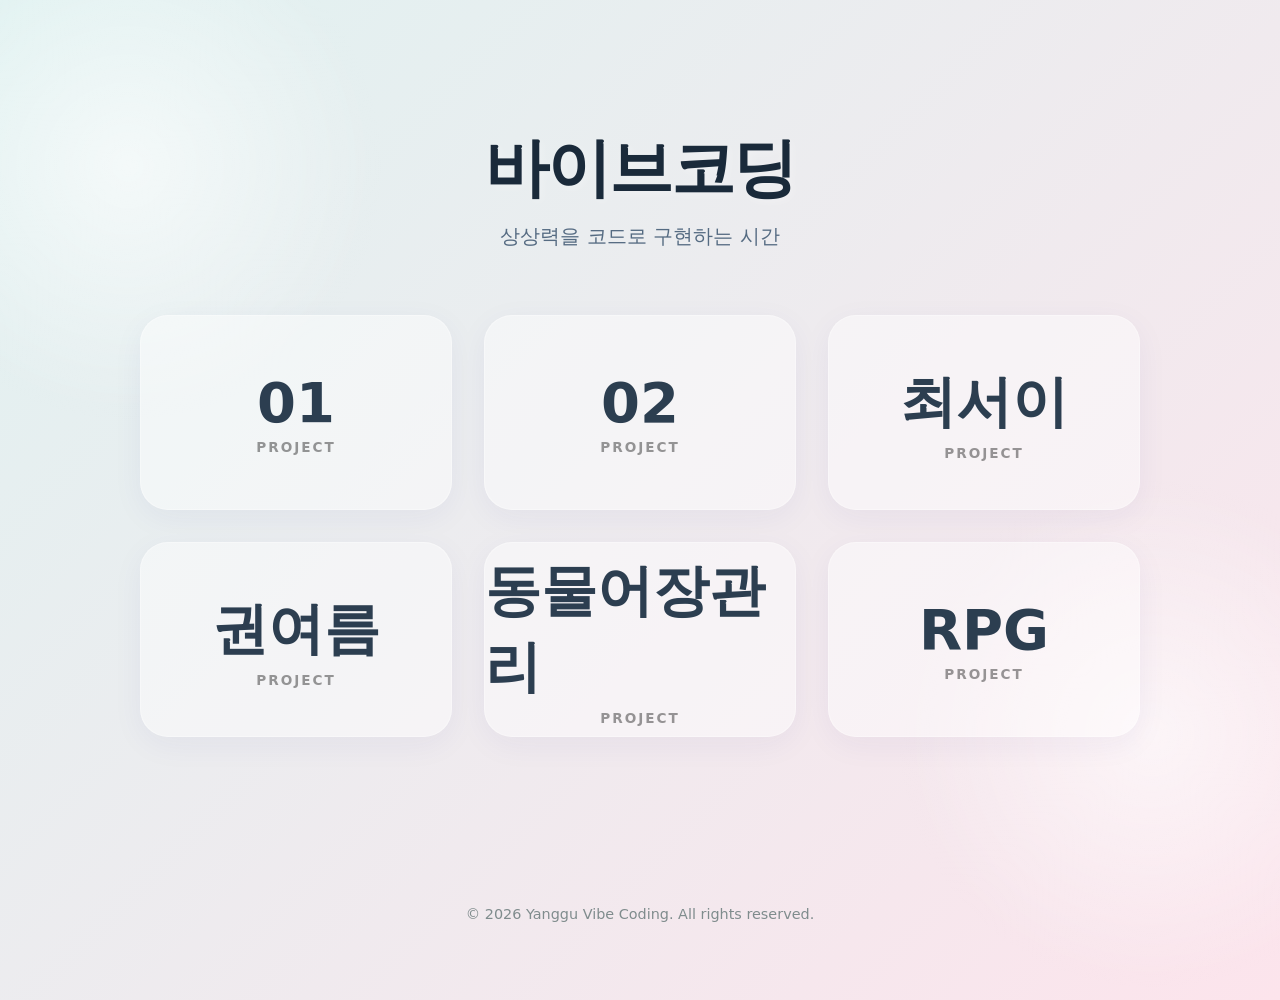
<file: student_website/index.html>
<!DOCTYPE html>
<html lang="ko">
<head>
    <meta charset="UTF-8">
    <meta name="viewport" content="width=device-width, initial-scale=1.0">
    <title>양구 바이브코딩 - 작품 전시장</title>
    <style>
        :root {
            --bg-color: #f0f4f8;
            --primary-gradient: linear-gradient(135deg, #e0f2f1 0%, #fce4ec 100%);
            --card-bg: rgba(255, 255, 255, 0.45);
            --card-hover-bg: rgba(255, 255, 255, 0.65);
            --text-color: #2c3e50;
            --accent-color: #ec407a;
        }

        * {
            box-sizing: border-box;
            -webkit-tap-highlight-color: transparent;
        }

        body {
            font-family: 'Pretendard', -apple-system, BlinkMacSystemFont, system-ui, Roboto, sans-serif;
            margin: 0;
            padding: 0;
            min-height: 100vh;
            background: var(--primary-gradient);
            color: var(--text-color);
            display: flex;
            flex-direction: column;
            align-items: center;
            overflow-x: hidden;
            position: relative;
        }

        /* 배경 애니메이션 (Blobs) - 모바일 성능을 위해 크기 및 경로 최적화 */
        .background-blob {
            position: fixed;
            width: 40vw; /* 화면 너비에 비례하게 조절 */
            height: 40vw;
            min-width: 300px;
            min-height: 300px;
            background: radial-gradient(circle, rgba(255, 255, 255, 0.6) 0%, rgba(255, 255, 255, 0) 70%);
            border-radius: 50%;
            z-index: 0;
            pointer-events: none;
        }
        .blob1 { 
            top: -10%; 
            left: -10%; 
            animation: move1 25s infinite alternate ease-in-out; 
        }
        .blob2 { 
            bottom: -10%; 
            right: -10%; 
            animation: move2 30s infinite alternate ease-in-out; 
        }

        @keyframes move1 {
            0% { transform: translate(0, 0); }
            100% { transform: translate(20vw, 15vh); }
        }
        @keyframes move2 {
            0% { transform: translate(0, 0); }
            100% { transform: translate(-20vw, -15vh); }
        }

        /* 페이지 로드 애니메이션 */
        @keyframes fadeIn {
            from { opacity: 0; transform: translateY(20px); }
            to { opacity: 1; transform: translateY(0); }
        }

        header, .container, footer {
            animation: fadeIn 1s ease-out forwards;
            z-index: 1;
        }

        header {
            text-align: center;
            margin: 10vh 0 5vh;
            padding: 0 20px;
        }

        h1 {
            font-size: clamp(2.5rem, 8vw, 4rem); /* 반응형 폰트 크기 */
            margin-bottom: 0.5rem;
            color: #1a2a3a;
            font-weight: 900;
            letter-spacing: -0.03em;
            text-shadow: 2px 2px 10px rgba(255, 255, 255, 0.3);
            line-height: 1.1;
        }

        header p {
            font-size: clamp(1rem, 3vw, 1.25rem);
            color: #556b82;
            font-weight: 500;
        }

        .container {
            max-width: 1000px;
            width: 90%;
            display: grid;
            /* 반응형 그리드: 최소 250px, 가능한 한 많이 채움 */
            grid-template-columns: repeat(auto-fit, minmax(260px, 1fr));
            gap: 2rem;
            margin-bottom: 10vh;
        }

        /* 글래스모피즘 카드 */
        .button-card {
            background: var(--card-bg);
            backdrop-filter: blur(12px);
            -webkit-backdrop-filter: blur(12px);
            border: 1px solid rgba(255, 255, 255, 0.3);
            border-radius: 28px;
            aspect-ratio: 16 / 10; /* 일정한 비율 유지 */
            min-height: 160px;
            display: flex;
            flex-direction: column;
            align-items: center;
            justify-content: center;
            cursor: pointer;
            text-decoration: none;
            transition: all 0.4s cubic-bezier(0.175, 0.885, 0.32, 1.275);
            box-shadow: 0 8px 32px 0 rgba(31, 38, 135, 0.05);
        }

        /* 호버 애니메이션 (터치 디바이스 고려) */
        @media (hover: hover) {
            .button-card:hover {
                transform: translateY(-10px) scale(1.03);
                background: var(--card-hover-bg);
                box-shadow: 0 20px 40px rgba(236, 64, 122, 0.15);
                border: 1px solid rgba(255, 255, 255, 0.6);
            }
            .button-card:hover .card-num {
                color: var(--accent-color);
                text-shadow: 0 0 15px rgba(236, 64, 122, 0.3);
            }
        }

        /* 터치 시 피드백 */
        .button-card:active {
            transform: scale(0.98);
            background: rgba(255, 255, 255, 0.7);
        }

        .card-num {
            font-size: clamp(2.5rem, 6vw, 3.5rem);
            font-weight: 800;
            color: var(--text-color);
            margin-bottom: 4px;
            transition: color 0.3s ease;
        }

        .card-label {
            font-size: 0.85rem;
            font-weight: 600;
            color: rgba(0, 0, 0, 0.4);
            text-transform: uppercase;
            letter-spacing: 2px;
        }

        footer {
            margin-top: auto;
            padding: 4rem 2rem;
            color: #7f8c8d;
            font-size: 0.9rem;
            font-weight: 500;
            text-align: center;
        }

        /* 모바일 최적화 미세 조정 */
        @media (max-width: 600px) {
            .container {
                grid-template-columns: 1fr; /* 모바일은 1열로 */
                gap: 1.25rem;
            }
            header {
                margin-top: 7vh;
            }
            .button-card {
                border-radius: 20px;
            }
        }
    </style>
</head>
<body>

    <div class="background-blob blob1"></div>
    <div class="background-blob blob2"></div>

    <header>
        <h1>바이브코딩</h1>
        <p>상상력을 코드로 구현하는 시간</p>
    </header>

    <main class="container">
        <div class="button-card" onclick="goTo(1)">
            <span class="card-num">01</span>
            <span class="card-label">Project</span>
        </div>
        <div class="button-card" onclick="goTo(2)">
            <span class="card-num">02</span>
            <span class="card-label">Project</span>
        </div>
        <div class="button-card" onclick="goTo(3)">
            <span class="card-num">최서이</span>
            <span class="card-label">Project</span>
        </div>
        <div class="button-card" onclick="goTo(4)">
            <span class="card-num">권여름</span>
            <span class="card-label">Project</span>
        </div>
        <div class="button-card" onclick="goTo(5)">
            <span class="card-num">동물어장관리</span>
            <span class="card-label">Project</span>
        </div>
        <div class="button-card" onclick="goTo(6)">
            <span class="card-num">RPG</span>
            <span class="card-label">Project</span>
        </div>
    </main>

    <footer>
        <p>&copy; 2026 Yanggu Vibe Coding. All rights reserved.</p>
    </footer>

    <script>
        function goTo(num) {
            window.location.href = './' + num + '/index.html';
        }
    </script>

</body>
</html>
</file>
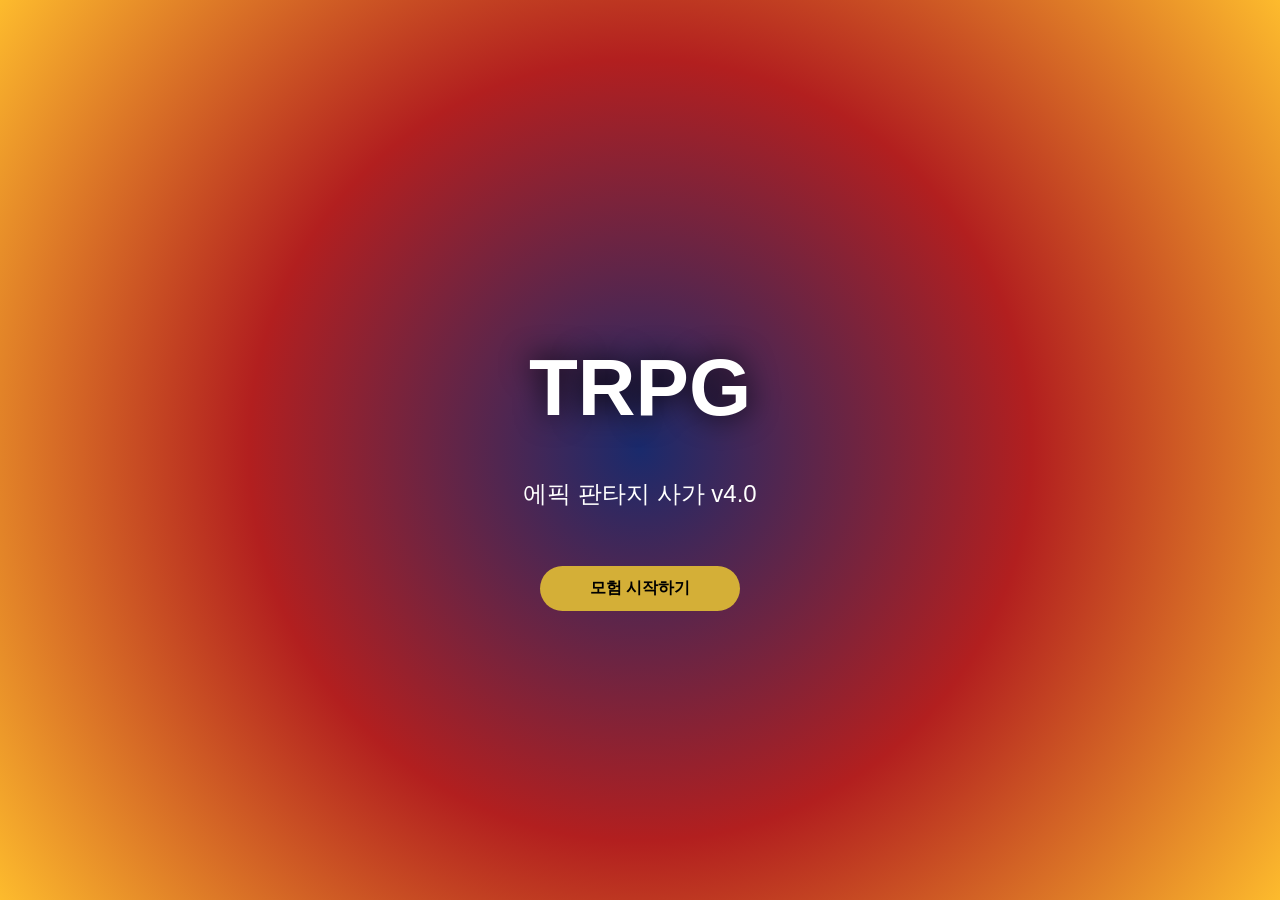
<file: student_website/1/index.html>
<!DOCTYPE html>
<html lang="ko">
<head>
    <meta charset="UTF-8">
    <meta name="viewport" content="width=device-width, initial-scale=1.0">
    <title>TRPG - 에픽 판타지 사가 (Ver 4.0)</title>
    <style>
        :root {
            --gold: #d4af37;
            --silver: #c0c0c0;
            --bg-dark: #0a0a0f;
            --panel-bg: #16161d;
            --success: #00ff88;
            --fail: #ff4444;
            --perfect: #00ffff;
            --accent: #a349a4;
            --combat: #ff8800;
            --narrator: #88ccff;
        }

        body {
            margin: 0; padding: 0;
            background-color: var(--bg-dark);
            color: #f0f0f5;
            font-family: 'Malgun Gothic', sans-serif;
            overflow: hidden;
            height: 100vh;
            display: flex;
            flex-direction: column;
        }

        .screen {
            position: fixed;
            top: 0; left: 0; width: 100%; height: 100%;
            display: flex;
            flex-direction: column;
            align-items: center;
            justify-content: center;
            z-index: 10;
            transition: opacity 0.5s;
        }

        .hidden { display: none !important; }

        #start-screen { background: radial-gradient(circle, #1a2a6c, #b21f1f, #fdbb2d); }
        h1 { font-size: 5rem; color: white; text-shadow: 0 0 30px black; margin-bottom: 20px; }
        
        #world-screen { background: #111; }
        .world-options { display: flex; gap: 20px; margin-top: 40px; flex-wrap: wrap; justify-content: center; }
        .world-card {
            width: 280px; padding: 20px;
            background: var(--panel-bg);
            border: 2px solid var(--silver);
            border-radius: 15px;
            text-align: center;
            cursor: pointer;
            transition: 0.3s;
        }
        .world-card:hover { transform: scale(1.05); border-color: var(--gold); box-shadow: 0 0 20px var(--gold); }
        .world-card h3 { color: var(--gold); margin-bottom: 10px; }

        #main-ui {
            display: flex;
            flex-direction: column;
            height: 100vh;
            padding: 1rem;
            box-sizing: border-box;
            background: linear-gradient(to bottom, #0a0a0f, #1a1a2e);
        }

        header { display: flex; justify-content: space-between; gap: 1rem; margin-bottom: 1rem; }
        .panel {
            background: var(--panel-bg);
            border: 1px solid #333;
            padding: 1rem;
            border-radius: 10px;
            box-shadow: 0 5px 15px rgba(0,0,0,0.5);
        }

        #char-info { flex: 2; border-top: 3px solid var(--gold); }
        .stats-grid { display: grid; grid-template-columns: repeat(5, 1fr); gap: 5px; margin-top: 5px; }
        .stat-box { text-align: center; font-size: 0.8rem; }
        .stat-val { font-size: 1.2rem; font-weight: bold; color: var(--gold); }

        #dice-panel { flex: 0.8; display: flex; flex-direction: column; align-items: center; justify-content: center; }
        #dice-visual {
            width: 60px; height: 60px; border: 3px solid var(--gold);
            display: flex; align-items: center; justify-content: center;
            font-size: 2rem; color: var(--gold); background: black;
            border-radius: 10px;
        }

        #inventory-panel { flex: 1.2; }
        #inventory-list { display: grid; grid-template-columns: repeat(4, 1fr); gap: 5px; }
        .item-slot { width: 100%; aspect-ratio: 1/1; background: #000; border: 1px solid #333; position: relative; }
        .item-icon { position: absolute; inset: 0; display: flex; align-items: center; justify-content: center; font-size: 1.2rem; }

        #game-body { flex: 1; display: flex; flex-direction: column; gap: 1rem; overflow: hidden; }
        #event-log {
            flex: 1; background: rgba(0,0,0,0.7); border: 1px solid #222;
            padding: 1.5rem; border-radius: 10px; overflow-y: auto;
            font-size: 1.1rem; line-height: 1.6;
            display: flex; flex-direction: column-reverse;
        }
        .log-entry { margin-bottom: 0.8rem; border-left: 3px solid transparent; padding-left: 10px; animation: fadeIn 0.5s; }
        @keyframes fadeIn { from { opacity: 0; transform: translateX(-10px); } to { opacity: 1; transform: translateX(0); } }
        
        .narrator { color: var(--narrator); font-style: italic; border-left-color: var(--narrator); }
        .user-msg { color: #fff; background: rgba(255,255,255,0.1); padding: 5px 10px; border-radius: 5px; align-self: flex-end; }
        .system { color: #aaa; font-size: 0.9rem; }
        .combat-log { color: var(--combat); border-left-color: var(--combat); }
        .item-get { color: var(--gold); font-weight: bold; }
        .tier-perfect { color: var(--perfect); font-weight: bold; }
        .tier-good { color: var(--success); font-weight: bold; }
        .tier-normal { color: var(--silver); }
        .tier-bad { color: var(--fail); font-weight: bold; }

        #choice-panel {
            display: flex; flex-direction: column; gap: 10px; padding: 10px;
            background: rgba(0,0,0,0.5); border-radius: 10px;
        }
        .choice-btn {
            padding: 15px; background: #222; border: 1px solid #444; color: white;
            border-radius: 8px; cursor: pointer; text-align: left; transition: 0.2s;
            font-size: 1rem; display: flex; justify-content: space-between;
        }
        .choice-btn:hover { background: #333; border-color: var(--gold); }
        .choice-btn .stat-tag { font-size: 0.8rem; color: var(--gold); opacity: 0.8; }

        #chat-area { display: flex; gap: 10px; padding: 10px; }
        #chat-input {
            flex: 1; background: #000; border: 1px solid #444; color: white;
            padding: 12px; border-radius: 8px; outline: none;
        }

        #action-bar { display: flex; gap: 10px; justify-content: center; padding: 10px; }
        .btn {
            padding: 12px 30px; font-size: 1rem; border-radius: 30px; border: none;
            cursor: pointer; transition: 0.3s; font-weight: bold;
        }
        .btn-main { background: var(--gold); color: black; min-width: 200px; }
        .btn-main:disabled { background: #444; color: #888; cursor: not-allowed; }

        #skill-panel { margin-top: 5px; }
        .skill-list { display: flex; gap: 5px; justify-content: center; }
        .skill-btn {
            background: var(--accent); color: white; border: none; padding: 5px 10px;
            border-radius: 5px; cursor: pointer; font-size: 0.75rem;
        }
        .skill-btn:disabled { background: #333; }

        #guide { position: fixed; bottom: 5px; right: 10px; font-size: 11px; color: #555; }

        @media (max-width: 768px) {
            h1 { font-size: 3rem; }
            header { flex-direction: column; height: auto; }
            .stats-grid { grid-template-columns: repeat(3, 1fr); }
            .btn-main { width: 100%; }
        }
    </style>
</head>
<body>

<div id="start-screen" class="screen">
    <h1>TRPG</h1>
    <p style="font-size:1.5rem; color:white;">에픽 판타지 사가 v4.0</p>
    <button id="start-btn" class="btn btn-main" style="margin-top:2rem;">모험 시작하기</button>
</div>

<div id="world-screen" class="screen hidden">
    <h2 style="font-size:2.5rem; color:var(--gold);">세계를 선택하십시오</h2>
    <div class="world-options">
        <div class="world-card" onclick="selectWorld('fantasy')">
            <h3>판타지: 용사 탄생</h3>
            <p>마왕을 처단하고 대륙에 평화를 가져오십시오.</p>
        </div>
        <div class="world-card" onclick="selectWorld('hell')">
            <h3>지옥: 부활의 길</h3>
            <p>칠대죄 마신들의 힘을 빼앗아 이승으로 탈출하십시오.</p>
        </div>
        <div class="world-card" onclick="selectWorld('heaven')">
            <h3>천국: 실낙원</h3>
            <p>타락한 천사들을 처단하고 정의를 바로잡으십시오.</p>
        </div>
    </div>
</div>

<div id="main-ui" class="hidden">
    <header>
        <div id="char-info" class="panel">
            <h2 id="race-display" style="margin:0; font-size: 1.1rem;">종족 결정 중...</h2>
            <div id="skill-panel">
                <div class="skill-list" id="skill-list"></div>
            </div>
            <div class="stats-grid">
                <div class="stat-box">힘<br><span id="stat-str" class="stat-val">-</span></div>
                <div class="stat-box">체력<br><span id="stat-hp" class="stat-val">-</span></div>
                <div class="stat-box">방어<br><span id="stat-def" class="stat-val">-</span></div>
                <div class="stat-box">민첩<br><span id="stat-agi" class="stat-val">-</span></div>
                <div class="stat-box">지력<br><span id="stat-int" class="stat-val">-</span></div>
            </div>
        </div>

        <div id="dice-panel" class="panel">
            <div id="dice-visual">?</div>
            <div style="font-size:0.7rem; color:var(--gold); margin-top:5px;">D20</div>
        </div>

        <div id="inventory-panel" class="panel">
            <h4 style="margin:0 0 5px 0; font-size: 0.8rem; color: var(--gold);">인벤토리</h4>
            <div id="inventory-list">
                <div class="item-slot" id="slot-0"><div class="item-icon"></div></div>
                <div class="item-slot" id="slot-1"><div class="item-icon"></div></div>
                <div class="item-slot" id="slot-2"><div class="item-icon"></div></div>
                <div class="item-slot" id="slot-3"><div class="item-icon"></div></div>
            </div>
        </div>
    </header>

    <div id="game-body">
        <div id="event-log"></div>
        
        <div id="choice-panel" class="hidden">
            <!-- 선택지 버튼이 여기에 생성됨 -->
        </div>

        <div id="chat-area">
            <input type="text" id="chat-input" placeholder="서술자에게 질문하십시오..." autocomplete="off">
        </div>

        <div id="action-bar">
            <button id="action-btn" class="btn btn-main" disabled>진행하기 (SPACE)</button>
        </div>
    </div>
</div>

<div id="guide">ENTER: 리셋 | SPACE: 주사위/진행 | 클릭: 선택/스킬</div>

<script>
    // --- 데이터 정의 ---
    const races = ["엘프", "반신", "벌레인간", "천사", "뱀파이어", "악마", "수인", "드래곤본", "드워프", "언데드"];
    const skills = {
        "엘프": [{ name: "정령의 화살", stat: "agi", bonus: 6, damage: 15, type: "공격" }],
        "반신": [{ name: "신의 권능", stat: "all", bonus: 4, damage: 10, type: "버프" }],
        "벌레인간": [{ name: "껍질 강화", stat: "def", bonus: 8, damage: 5, type: "방어" }],
        "천사": [{ name: "광휘", stat: "hp", bonus: 7, damage: 12, type: "정화" }],
        "뱀파이어": [{ name: "영생의 피", stat: "all", bonus: 5, damage: 8, type: "회복" }],
        "악마": [{ name: "지옥불", stat: "str", bonus: 8, damage: 20, type: "파괴" }],
        "수인": [{ name: "야수 본능", stat: "agi", bonus: 10, damage: 5, type: "기습" }],
        "드래곤본": [{ name: "화염 브레스", stat: "str", bonus: 6, damage: 25, type: "폭발" }],
        "드워프": [{ name: "바위의 심장", stat: "hp", bonus: 12, damage: 5, type: "탱킹" }],
        "언데드": [{ name: "어둠의 지배", stat: "all", bonus: 6, damage: 7, type: "저주" }]
    };

    const worlds = {
        fantasy: {
            name: "판타지: 용사 탄생",
            stages: [
                {
                    text: "성검의 숲 입구에 도착했습니다. 성검을 찾기 위한 첫 걸음을 내딛어야 합니다.",
                    choices: [
                        { text: "숲의 기운을 직접 느껴 탐색한다.", stat: "int", item: "성검 엑스칼리버" },
                        { text: "거친 덤불을 힘으로 헤치며 나아간다.", stat: "str", item: "강철 장화" }
                    ]
                },
                {
                    text: "마왕군의 정찰대가 당신을 발견했습니다! 빠르게 대처해야 합니다.",
                    choices: [
                        { text: "민첩하게 정찰대의 뒤를 잡아 기습한다.", stat: "agi", item: "비밀 지도" },
                        { text: "정면에서 적의 공격을 방어하며 압박한다.", stat: "def", item: "나이트의 방패" }
                    ]
                },
                {
                    text: "마왕 성의 미로에 진입했습니다. 함정이 가득한 곳입니다.",
                    choices: [
                        { text: "함정의 메커니즘을 분석하여 해제한다.", stat: "int", item: "마력핵" },
                        { text: "함정을 몸으로 버티며 돌파한다.", stat: "hp", item: "강인한 목걸이" }
                    ]
                },
                {
                    text: "마침내 마왕의 옥좌 앞입니다. 최후의 결전이 기다립니다.",
                    choices: [
                        { text: "모든 힘을 집중하여 강력한 일격을 날린다.", stat: "str" },
                        { text: "적의 빈틈을 노려 치명적인 곳을 찌른다.", stat: "agi" }
                    ]
                }
            ],
            endings: {
                A: { title: "전설의 용사", text: "당신은 마왕을 완벽히 압도했습니다. 대륙에 영원한 평화가 찾아왔습니다." },
                B: { title: "타락한 구원자 (BAD)", text: "마왕을 처단했으나 그의 저주가 당신을 잠식했습니다. 당신은 새로운 마왕이 되었습니다." }
            }
        },
        hell: {
            name: "지옥: 부활의 길",
            stages: [
                {
                    text: "'오만의 마신'이 당신의 길을 막고 비웃습니다.",
                    choices: [
                        { text: "마신의 논리적 허점을 파고들어 무력화한다.", stat: "int", item: "오만의 눈" },
                        { text: "강력한 위압감으로 마신을 찍어누른다.", stat: "str", item: "마신의 송곳니" }
                    ]
                },
                {
                    text: "끓어오르는 용암 지대가 나타났습니다.",
                    choices: [
                        { text: "지형을 이용하여 안전한 길을 찾아간다.", stat: "agi", item: "용암 보석" },
                        { text: "뜨거운 열기를 인내하며 정면 돌파한다.", stat: "hp", item: "나태의 수의" }
                    ]
                },
                {
                    text: "'질투의 마신'이 그림자 속에서 당신을 유혹합니다.",
                    choices: [
                        { text: "강한 정신력으로 유혹을 방어한다.", stat: "def", item: "진실의 거울" },
                        { text: "그림자 자체를 지혜로 꿰뚫어본다.", stat: "int", item: "질투의 날개" }
                    ]
                },
                {
                    text: "이승으로 통하는 '심판의 문' 앞에 도달했습니다.",
                    choices: [
                        { text: "지금까지 모은 힘으로 문을 부순다.", stat: "str" },
                        { text: "문의 수호자와 최후의 지혜 대결을 펼친다.", stat: "int" }
                    ]
                }
            ],
            endings: {
                A: { title: "이승의 귀환자", text: "당신은 죽음의 굴레를 끊고 살아있는 자들의 땅으로 돌아갔습니다." },
                B: { title: "영원한 수인 (BAD)", text: "탈출에 실패했습니다. 당신은 마신들에게 영원히 고문당하는 운명에 처했습니다." }
            }
        },
        heaven: {
            name: "천국: 실낙원",
            stages: [
                {
                    text: "타락한 감찰관이 당신의 앞길을 가로막습니다.",
                    choices: [
                        { text: "감찰관의 비리를 폭로하여 권위를 추락시킨다.", stat: "int", item: "감찰관의 안경" },
                        { text: "민첩한 움직임으로 감찰관의 공격을 피하며 접근한다.", stat: "agi", item: "정의의 날개" }
                    ]
                },
                {
                    text: "'탐욕의 천사'가 신성한 보물을 독점하고 있습니다.",
                    choices: [
                        { text: "보물에 담긴 사악한 마력을 정화한다.", stat: "hp", item: "신성한 금화" },
                        { text: "방패로 보물의 유혹을 차단하고 응징한다.", stat: "def", item: "심판의 검" }
                    ]
                },
                {
                    text: "가장 높은 곳, 대천사 메타트론이 위엄 있게 강림합니다.",
                    choices: [
                        { text: "대천사의 압도적인 힘에 맞서 전력을 다한다.", stat: "str" },
                        { text: "대천사의 권능을 지혜로 카운터한다.", stat: "int" }
                    ]
                }
            ],
            endings: {
                A: { title: "하늘의 정화자", text: "천상계의 부패를 씻어냈습니다. 당신은 새로운 정의의 화신이 되었습니다." },
                B: { title: "추락한 날개 (BAD)", text: "대천사에게 패배하여 날개가 꺾인 채 지상으로 추락했습니다." }
            }
        }
    };

    // --- 상태 변수 ---
    let stats = { str:0, hp:0, def:0, agi:0, int:0 };
    let inventory = [];
    let currentRace = "";
    let currentWorld = null;
    let currentStageIdx = 0;
    let isInitialized = false;
    let isRolling = false;
    let usedSkill = null;
    let skillCooldown = 0;
    let narratorAffinity = 0;
    let gameState = "START"; // START, CHOICE, GLIMPSE, FINAL_ROLL, RESULT
    let currentChoice = null;
    let glimpseRoll = 0;
    let finalTier = "";

    // --- 오디오 ---
    const audioCtx = new (window.AudioContext || window.webkitAudioContext)();
    function playSound(freq, duration) {
        if (audioCtx.state === 'suspended') audioCtx.resume();
        const osc = audioCtx.createOscillator();
        const g = audioCtx.createGain();
        osc.frequency.setValueAtTime(freq, audioCtx.currentTime);
        g.gain.setValueAtTime(0.1, audioCtx.currentTime);
        g.gain.exponentialRampToValueAtTime(0.01, audioCtx.currentTime+duration);
        osc.connect(g); g.connect(audioCtx.destination);
        osc.start(); osc.stop(audioCtx.currentTime+duration);
    }

    // --- 핵심 로직 ---
    function addLog(msg, type="") {
        const log = document.getElementById("event-log");
        const entry = document.createElement("div");
        entry.className = "log-entry " + type;
        entry.innerHTML = msg;
        log.prepend(entry);
    }

    function updateStatDisplay() {
        Object.keys(stats).forEach(s => {
            const el = document.getElementById(`stat-${s}`);
            if(el) el.textContent = stats[s];
        });
    }

    function updateSkillButtons() {
        const btns = document.querySelectorAll(".skill-btn");
        btns.forEach(btn => {
            if (skillCooldown > 0) {
                btn.disabled = true;
                btn.textContent = `${btn.dataset.name} (${skillCooldown})`;
            } else {
                btn.disabled = false;
                btn.textContent = btn.dataset.name;
            }
        });
    }

    function selectWorld(worldKey) {
        currentWorld = worlds[worldKey];
        document.getElementById("world-screen").classList.add("hidden");
        document.getElementById("main-ui").classList.remove("hidden");
        document.getElementById("action-btn").disabled = false;
        addLog(`<span class='narrator'>[서술자] <b>${currentWorld.name}</b>의 세계에 오신 것을 환영합니다.</span>`, "narrator");
        addLog(`스페이스바를 눌러 영웅의 본질을 결정하십시오.`);
    }

    function addItem(itemName) {
        const itemObj = { name: itemName, stat: "all", bonus: 2 };
        inventory.push(itemObj);
        const slot = document.getElementById(`slot-${inventory.length-1}`);
        if(slot) slot.querySelector(".item-icon").innerHTML = "🎁";
        addLog(`<span class='item-get'>[획득] ${itemName}</span>`);
        playSound(440, 0.5);
    }

    function rollDice(callback) {
        if (isRolling) return;
        isRolling = true;
        document.getElementById("action-btn").disabled = true;
        const diceVisual = document.getElementById("dice-visual");
        let count = 0;
        const interval = setInterval(() => {
            diceVisual.textContent = Math.floor(Math.random()*20)+1;
            count++;
            if (count > 10) {
                clearInterval(interval);
                isRolling = false;
                callback(parseInt(diceVisual.textContent));
            }
        }, 50);
    }

    function initCharacter() {
        rollDice((roll) => {
            const raceIdx = Math.floor(Math.random()*10);
            currentRace = races[raceIdx];
            Object.keys(stats).forEach(s => stats[s] = Math.floor(Math.random()*10)+8);

            document.getElementById("race-display").textContent = "종족: " + currentRace;
            updateStatDisplay();
            
            const skillContainer = document.getElementById("skill-list");
            skillContainer.innerHTML = "";
            skills[currentRace].forEach((sk) => {
                const btn = document.createElement("button");
                btn.className = "skill-btn";
                btn.textContent = sk.name;
                btn.dataset.name = sk.name;
                btn.onclick = () => {
                    if (skillCooldown > 0 || usedSkill) return;
                    usedSkill = sk;
                    skillCooldown = 3;
                    updateSkillButtons();
                    addLog(`✨ <b>${currentRace}</b>의 기술 <b>[${sk.name}]</b> 발동! (${sk.type})`, "combat-log");
                    playSound(660, 0.4);
                };
                skillContainer.appendChild(btn);
            });

            addLog(`<span class='narrator'>[서술자] <b>${currentRace}</b> 영웅이여, 당신의 선택이 세상을 바꿀 것입니다.</span>`, "narrator");
            isInitialized = true;
            gameState = "CHOICE";
            showStage();
        });
    }

    function showStage() {
        const stage = currentWorld.stages[currentStageIdx];
        addLog(`<span class='narrator'>[서술자] ${stage.text} 어떻게 행동하시겠습니까?</span>`, "narrator");
        
        const choicePanel = document.getElementById("choice-panel");
        choicePanel.innerHTML = "";
        stage.choices.forEach((c, idx) => {
            const btn = document.createElement("button");
            btn.className = "choice-btn";
            btn.innerHTML = `<span>${idx+1}. ${c.text}</span> <span class='stat-tag'>[${c.stat.toUpperCase()}]</span>`;
            btn.onclick = () => makeChoice(c);
            choicePanel.appendChild(btn);
        });
        choicePanel.classList.remove("hidden");
        document.getElementById("action-btn").disabled = true;
    }

    function makeChoice(choice) {
        currentChoice = choice;
        document.getElementById("choice-panel").classList.add("hidden");
        addLog(`👤 <b>선택:</b> ${choice.text}`);
        
        const actionBtn = document.getElementById("action-btn");
        actionBtn.textContent = "운명 엿보기 (SPACE)";
        actionBtn.disabled = false;
        gameState = "GLIMPSE";
    }

    function handleGlimpse() {
        rollDice((roll) => {
            glimpseRoll = roll;
            let comment = "";
            if (roll >= 15) comment = "운명이 당신을 향해 미소 짓는군요.";
            else if (roll >= 7) comment = "평범한 흐름입니다. 당신의 의지가 중요하겠네요.";
            else comment = "불길한 징조가 보입니다. 최선을 다해야 할 것입니다.";
            
            addLog(`<span class='narrator'>[서술자] 운명 엿보기: <b>${roll}</b>. ${comment} 이제 결과를 확인하시겠습니까?</span>`, "narrator");
            
            const actionBtn = document.getElementById("action-btn");
            actionBtn.textContent = "최종 판정 (SPACE)";
            actionBtn.disabled = false;
            gameState = "FINAL_ROLL";
        });
    }

    function handleFinalRoll() {
        rollDice((roll) => {
            let bonus = 0;
            if (usedSkill) {
                if (usedSkill.stat === currentChoice.stat || usedSkill.stat === "all") bonus = usedSkill.bonus;
                usedSkill = null;
            }

            const total = roll + stats[currentChoice.stat] + bonus;
            let tier = "";
            let tierText = "";
            let tierClass = "";

            if (total >= 25) { tier = "PERFECT"; tierText = "퍼펙트!"; tierClass = "tier-perfect"; }
            else if (total >= 19) { tier = "GOOD"; tierText = "굿"; tierClass = "tier-good"; }
            else if (total >= 13) { tier = "NORMAL"; tierText = "노말"; tierClass = "tier-normal"; }
            else { tier = "BAD"; tierText = "배드"; tierClass = "tier-bad"; }

            finalTier = tier;
            addLog(`<span class='system'>[최종 판정] 주사위(${roll}) + 능력치(${stats[currentChoice.stat]}) + 보너스(${bonus}) = <b>${total}</b></span>`);
            addLog(`<span class='${tierClass}'>[결과] ${tierText}</span>`);

            let resultMsg = "";
            if (tier === "PERFECT") {
                resultMsg = "기적 같은 성공입니다! 당신의 전설이 기록될 것입니다.";
                if (currentChoice.item) addItem(currentChoice.item);
                stats[currentChoice.stat] += 2;
            } else if (tier === "GOOD") {
                resultMsg = "훌륭합니다. 계획대로 일이 풀리고 있군요.";
                if (currentChoice.item) addItem(currentChoice.item);
            } else if (tier === "NORMAL") {
                resultMsg = "적당히 해결되었습니다. 하지만 아쉬움이 남네요.";
            } else {
                resultMsg = "참혹한 실패입니다. 어둠의 손길이 당신을 덮칩니다.";
                stats.hp = Math.max(1, stats.hp - 2);
            }
            
            updateStatDisplay();
            addLog(`<span class='narrator'>[서술자] ${resultMsg} 이 결과에 만족하시나요?</span>`, "narrator");

            if (skillCooldown > 0) {
                skillCooldown--;
                updateSkillButtons();
            }

            gameState = "RESULT";
            const actionBtn = document.getElementById("action-btn");
            actionBtn.textContent = "다음으로 (SPACE)";
            actionBtn.disabled = false;
        });
    }

    function nextStep() {
        currentStageIdx++;
        if (currentStageIdx >= currentWorld.stages.length) {
            showEnding(finalTier !== "BAD");
        } else {
            gameState = "CHOICE";
            showStage();
        }
    }

    function showEnding(isSuccess) {
        const ending = isSuccess ? currentWorld.endings.A : currentWorld.endings.B;
        setTimeout(() => {
            document.getElementById("main-ui").style.opacity = "0.3";
            const endingPanel = document.createElement("div");
            endingPanel.className = "screen";
            endingPanel.style.background = "rgba(0,0,0,0.9)";
            endingPanel.innerHTML = `
                <h1 style='color:var(--gold)'>${ending.title}</h1>
                <p style='font-size:1.5rem; padding: 0 10%; line-height:1.6; text-align:center;'>${ending.text}</p>
                <button class='btn btn-main' onclick='location.reload()' style='margin-top:2rem;'>새로운 삶 시작</button>
            `;
            document.body.appendChild(endingPanel);
        }, 1000);
    }

    // --- 채팅 처리 ---
    document.getElementById("chat-input").onkeydown = (e) => {
        if (e.code === "Enter" && e.target.value.trim() !== "") {
            const val = e.target.value;
            addLog(`👤 나: ${val}`, "user-msg");
            e.target.value = "";

            setTimeout(() => {
                let response = "흥미로운 질문이군요. 하지만 운명은 당신의 선택에 달려 있습니다. 무엇을 망설이시나요?";
                const msg = val.toLowerCase();
                if (msg.includes("도와줘") || msg.includes("힌트")) {
                    response = "주사위의 결과는 무작위지만, 당신의 능력치와 스킬이 그것을 보완해줄 것입니다. 자신의 힘을 믿으세요.";
                } else if (msg.includes("누구")) {
                    response = "나는 당신의 끝을 지켜보고 기록하는 자입니다. 당신의 이야기가 어떻게 끝날지, 그것이 나의 유일한 관심사죠.";
                }
                
                addLog(`<span class='narrator'>[서술자] ${response}</span>`, "narrator");
            }, 600);
        }
    };

    // --- 버튼/키 이벤트 ---
    document.getElementById("start-btn").onclick = () => {
        document.getElementById("start-screen").classList.add("hidden");
        document.getElementById("world-screen").classList.remove("hidden");
        audioCtx.resume();
    };

    document.getElementById("action-btn").onclick = () => {
        if (gameState === "START") initCharacter();
        else if (gameState === "GLIMPSE") handleGlimpse();
        else if (gameState === "FINAL_ROLL") handleFinalRoll();
        else if (gameState === "RESULT") nextStep();
    };

    window.onkeydown = (e) => {
        if (e.target.tagName === "INPUT") return;
        if (e.key === " " && !isRolling && !document.getElementById("action-btn").disabled) {
            e.preventDefault();
            document.getElementById("action-btn").click();
        } else if (e.key === "Enter" && document.getElementById("main-ui").classList.contains("hidden")) {
            location.reload();
        }
    };
</script>
</body>
</html>
</file>
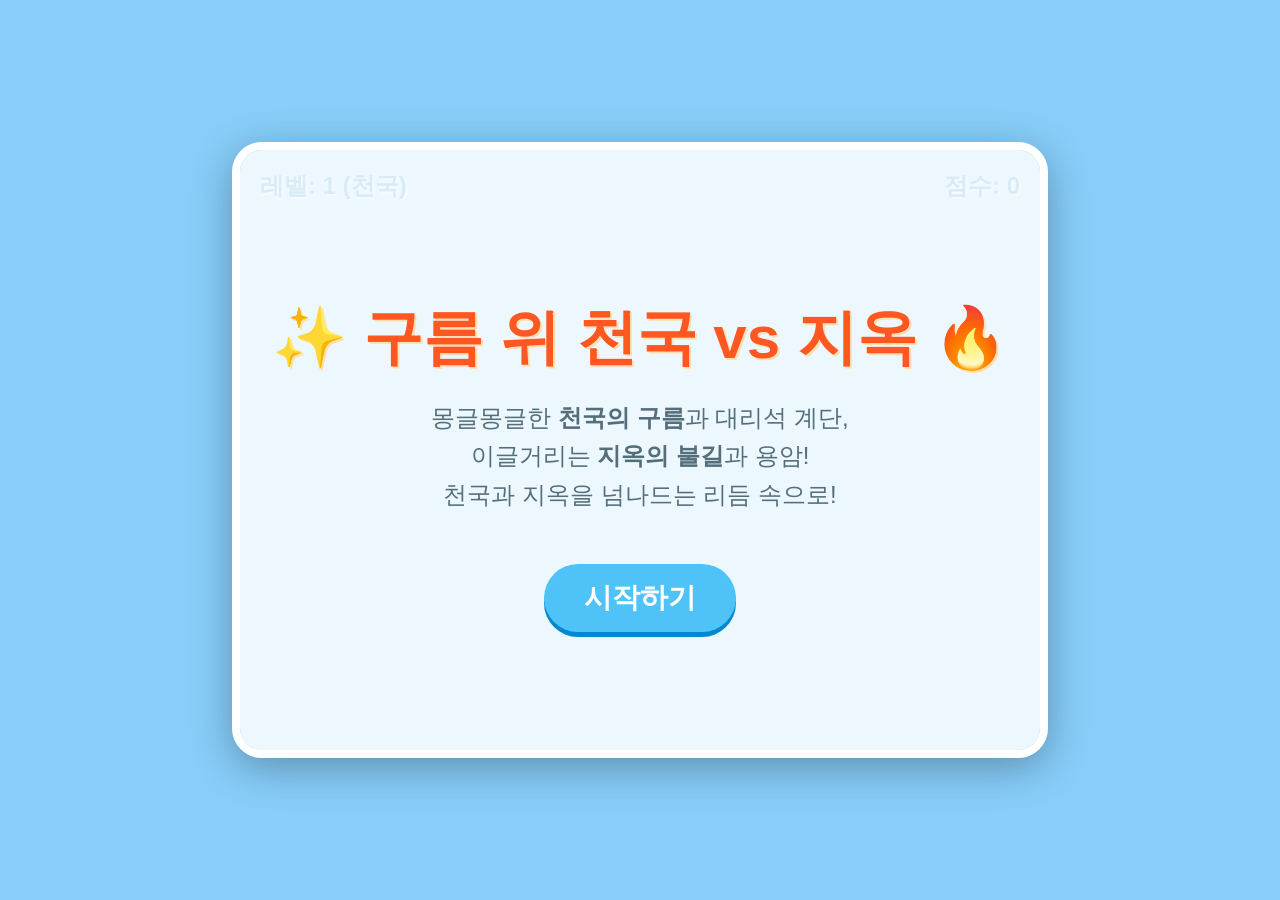
<file: student_website/4/index.html>
<!DOCTYPE html>
<html lang="ko">
<head>
    <meta charset="UTF-8">
    <meta name="viewport" content="width=device-width, initial-scale=1.0">
    <title>리듬 게임 - 구름 위 천국의 계단 (v7)</title>
    <link rel="stylesheet" href="style.css">
</head>
<body>

<div id="game-container">
    <div id="game-screen" class="screen active">
        <canvas id="gameCanvas" width="800" height="600"></canvas>
        
        <div id="hud">
            <div id="level-display">레벨: <span id="level-val">1</span> (천국)</div>
            <div>점수: <span id="score-val">0</span></div>
        </div>
        <div id="feedback">좋아요!</div>

        <div id="start-screen" class="inner-screen active">
            <h1>✨ 구름 위 천국 vs 지옥 🔥</h1>
            <div class="instructions">
                몽글몽글한 <b>천국의 구름</b>과 대리석 계단,<br>
                이글거리는 <b>지옥의 불길</b>과 용암!<br>
                천국과 지옥을 넘나드는 리듬 속으로!
            </div>
            <button onclick="startGame()">시작하기</button>
        </div>

        <div id="result-screen" class="inner-screen">
            <h1>게임 결과</h1>
            <div class="result-box">
                <p>내 점수: <span id="final-score">0</span>점</p>
                <p class="high-score">최고 기록: <span id="best-score">0</span>점</p>
            </div>
            <div id="result-message" style="font-size: 24px; margin-bottom: 20px; color: #ff5722;"></div>
            <button onclick="startGame()">다시 시작하기</button>
            <button class="exit" onclick="goHome()">메인 화면으로</button>
        </div>
    </div>
</div>

<script src="script.js"></script>
</body>
</html>
</file>
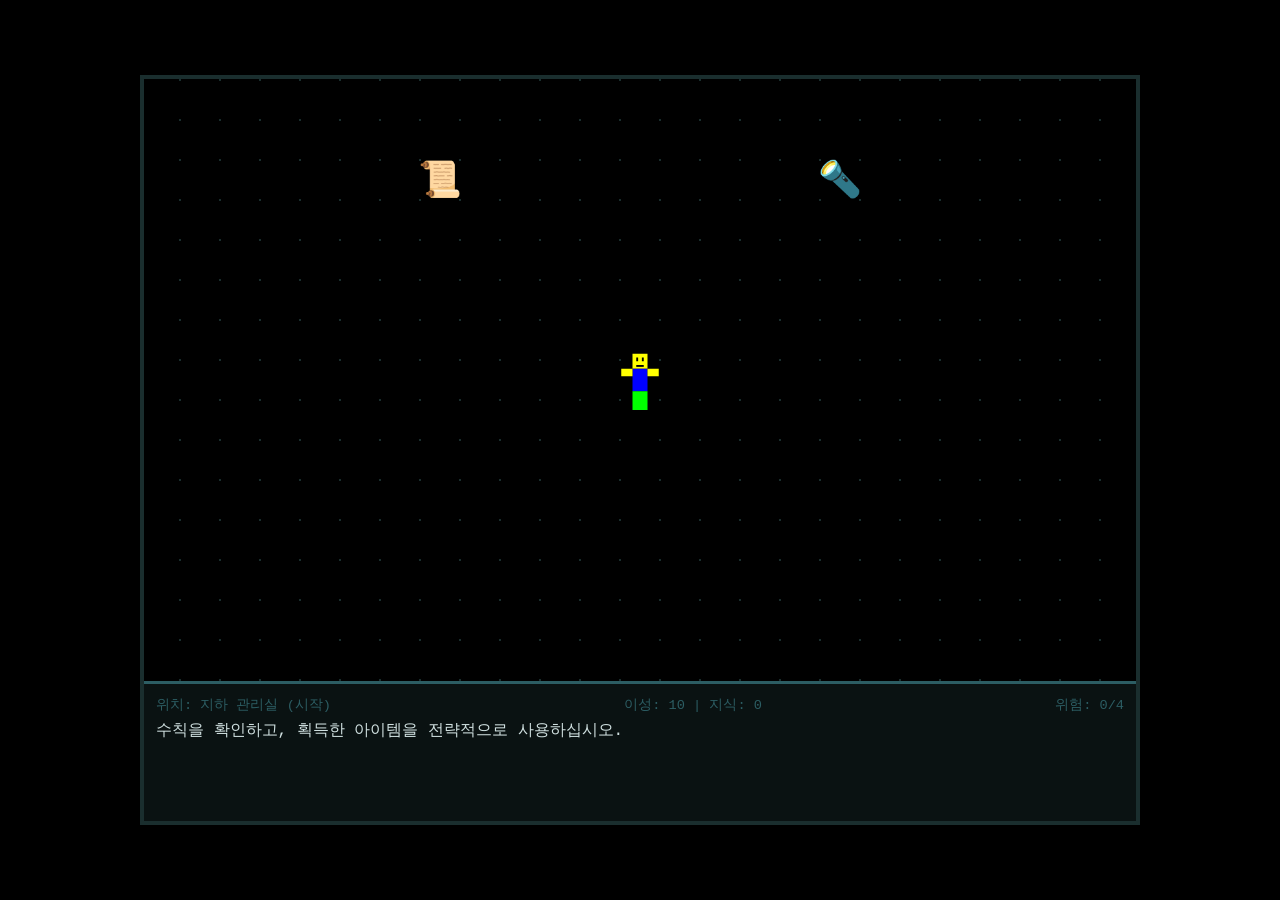
<file: student_website/5/index.html>
<!DOCTYPE html>
<html lang="ko">
<head>
    <meta charset="UTF-8">
    <meta name="viewport" content="width=device-width, initial-scale=1.0, maximum-scale=1.0, user-scalable=no">
    <title>동물어장관리 v18</title>
    <link rel="stylesheet" href="style.css">
</head>
<body>
    <div id="game-wrapper">
        <div id="map-area">
            <div id="map" class="bg-common">
                <div id="player">
                    <svg viewBox="0 0 16 16" width="60" height="60">
                        <rect x="6" y="1" width="4" height="4" fill="#ffff00"/>
                        <rect x="7" y="2" width="0.5" height="1" fill="#000"/>
                        <rect x="8.5" y="2" width="0.5" height="1" fill="#000"/>
                        <rect x="7" y="4" width="2" height="0.5" fill="#000"/>
                        <rect x="6" y="5" width="4" height="6" fill="#0000ff"/>
                        <rect class="arm-l" x="3" y="5" width="3" height="2" fill="#ffff00"/>
                        <rect class="arm-r" x="10" y="5" width="3" height="2" fill="#ffff00"/>
                        <rect class="leg-l" x="6" y="11" width="2" height="5" fill="#00ff00"/>
                        <rect class="leg-r" x="8" y="11" width="2" height="5" fill="#00ff00"/>
                    </svg>
                </div>
                <div id="objects"></div>
                <div id="chaser" style="display: none;">
                    <svg viewBox="0 0 16 16" width="80" height="80">
                        <rect x="4" y="4" width="8" height="8" fill="#ff0000" rx="2"/>
                        <circle cx="8" cy="8" r="2" fill="#fff">
                            <animate attributeName="r" values="1.5;2.5;1.5" dur="0.8s" repeatCount="indefinite" />
                            <animate attributeName="fill" values="#fff;#ffaaaa;#fff" dur="0.8s" repeatCount="indefinite" />
                        </circle>
                        <path class="tentacle-svg" d="M4 6 Q 0 4, 1 10" stroke="#8b0000" stroke-width="1.5" fill="none" />
                        <path class="tentacle-svg" d="M12 6 Q 16 4, 15 10" stroke="#8b0000" stroke-width="1.5" fill="none" />
                    </svg>
                </div>
            </div>
            <div class="interact-prompt">조사 (Space)</div>
            <div id="jumpscare-overlay">
                <div class="tentacle-js t-left"></div>
                <div class="tentacle-js t-right"></div>
                <div class="split-animation-container">
                    <div class="player-half l-half">
                        <svg viewBox="0 0 8 16" width="100" height="200">
                            <rect x="6" y="1" width="2" height="4" fill="#ffff00"/><rect x="7" y="2" width="0.5" height="1" fill="#000"/><rect x="7" y="4" width="1" height="0.5" fill="#000"/><rect x="6" y="5" width="2" height="6" fill="#0000ff"/><rect x="3" y="5" width="3" height="2" fill="#ffff00"/><rect x="6" y="11" width="2" height="5" fill="#00ff00"/>
                        </svg>
                    </div>
                    <div class="player-half r-half">
                        <svg viewBox="8 0 8 16" width="100" height="200">
                            <rect x="8" y="1" width="2" height="4" fill="#ffff00"/><rect x="8.5" y="2" width="0.5" height="1" fill="#000"/><rect x="8" y="4" width="1" height="0.5" fill="#000"/><rect x="8" y="5" width="2" height="6" fill="#0000ff"/><rect x="10" y="5" width="3" height="2" fill="#ffff00"/><rect x="8" y="11" width="2" height="5" fill="#00ff00"/>
                        </svg>
                    </div>
                    <div class="blood-drip"></div>
                    <div class="blood-drip" style="left: 45%; animation-delay: 0.2s;"></div>
                    <div class="blood-drip" style="left: 55%; animation-delay: 0.4s;"></div>
                </div>
                <div class="gentla-light-js"></div>
            </div>
            <div id="stage-transition"></div>
        </div>
        <div id="ui-area">
            <div id="status-line">로딩 중...</div>
            <div id="dialog-box">수칙을 확인하고, 획득한 아이템을 전략적으로 사용하십시오.</div>
        </div>
        <div id="mobile-controls">
            <div class="d-pad">
                <div></div><div class="ctrl-btn" ontouchstart="move('w')" ontouchend="move('stop')">↑</div><div></div>
                <div class="ctrl-btn" ontouchstart="move('a')" ontouchend="move('stop')">←</div><div class="ctrl-btn" ontouchstart="handleInteraction()">O</div><div class="ctrl-btn" ontouchstart="move('d')" ontouchend="move('stop')">→</div>
                <div></div><div class="ctrl-btn" ontouchstart="move('s')" ontouchend="move('stop')">↓</div><div></div>
            </div>
            <div class="action-btns">
                <div class="ctrl-btn" style="border-radius: 10px;" ontouchstart="toggleInventory()">E</div>
                <div class="ctrl-btn" style="border-radius: 10px;" ontouchstart="useSelectedItem()">Z</div>
            </div>
        </div>
        <div id="modal-overlay">
            <div id="modal-content">
                <div id="modal-text"></div>
                <div id="modal-hint">(배경을 클릭하거나 아무 키나 눌러 닫기)</div>
            </div>
        </div>
    </div>
    <script src="script.js"></script>
</body>
</html>
</file>
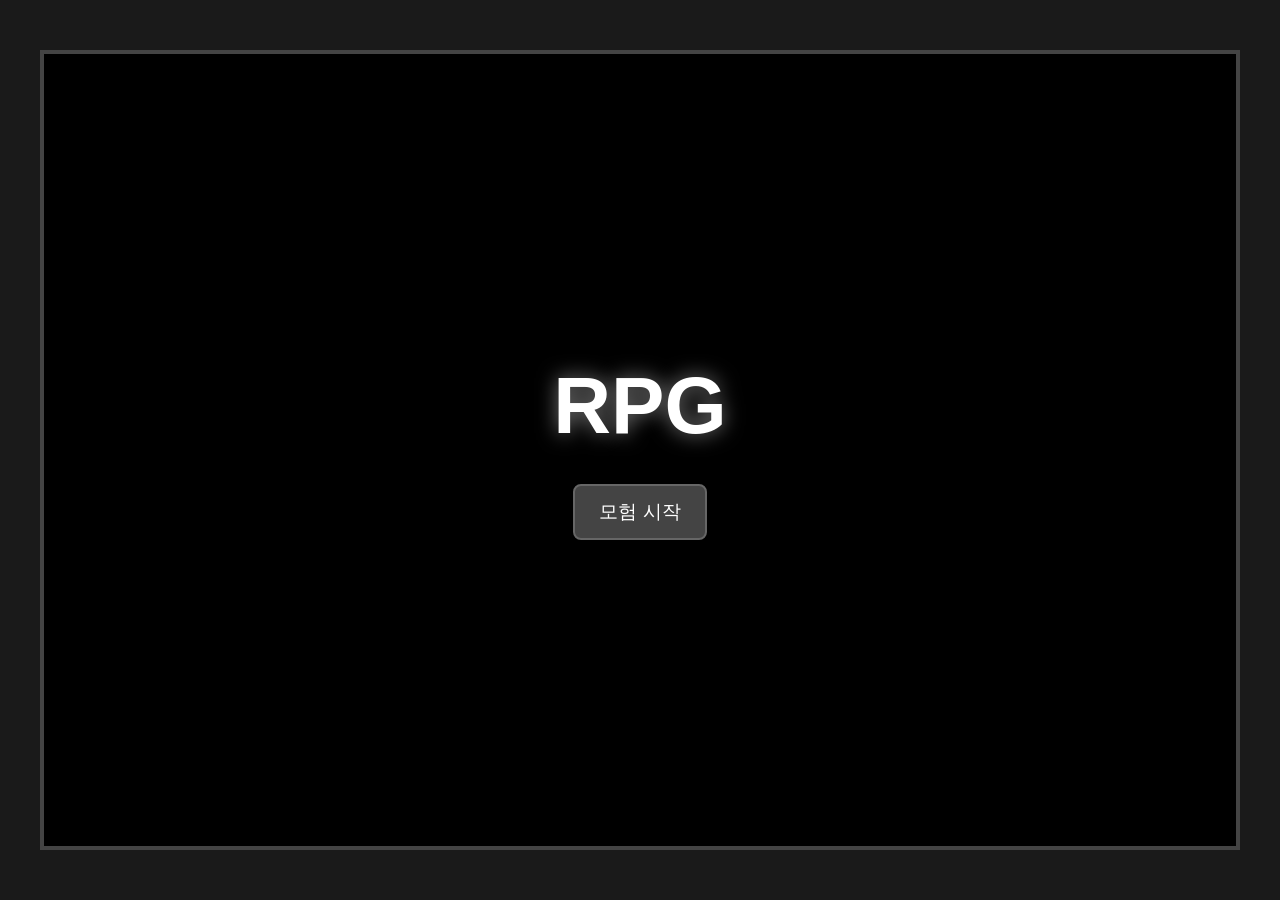
<file: student_website/6/index.html>
<!DOCTYPE html>
<html lang="ko">
<head>
    <meta charset="UTF-8">
    <meta name="viewport" content="width=device-width, initial-scale=1.0">
    <title>RPG - 모험의 시작</title>
    <link rel="stylesheet" href="style.css">
</head>
<body>
    <div id="game-container">
        <!-- 메인 화면 -->
        <div id="main-screen" class="screen">
            <h1>RPG</h1>
            <button id="start-btn">모험 시작</button>
        </div>

        <!-- 캐릭터 생성 화면 -->
        <div id="creation-screen" class="screen hidden">
            <h2>캐릭터 생성</h2>
            <div id="race-selection">
                <p>당신의 종족은...?</p>
                <button id="roll-race-btn">종족 뽑기</button>
                <div id="race-result"></div>
            </div>
            <div id="stat-allocation" class="hidden">
                <p>남은 포인트: <span id="stat-points-init">10</span></p>
                <div class="stat-row">
                    <span>힘 (Str)</span>
                    <button class="stat-minus-init" data-stat="str">-</button>
                    <span id="stat-str-init">0</span>
                    <button class="stat-plus-init" data-stat="str">+</button>
                </div>
                <div class="stat-row">
                    <span>지능 (Int)</span>
                    <button class="stat-minus-init" data-stat="int">-</button>
                    <span id="stat-int-init">0</span>
                    <button class="stat-plus-init" data-stat="int">+</button>
                </div>
                <div class="stat-row">
                    <span>민첩 (Agi)</span>
                    <button class="stat-minus-init" data-stat="agi">-</button>
                    <span id="stat-agi-init">0</span>
                    <button class="stat-plus-init" data-stat="agi">+</button>
                </div>
                <div class="stat-row">
                    <span>체력 (Con)</span>
                    <button class="stat-minus-init" data-stat="con">-</button>
                    <span id="stat-con-init">0</span>
                    <button class="stat-plus-init" data-stat="con">+</button>
                </div>
                <div class="stat-row">
                    <span>마력 (Mag)</span>
                    <button class="stat-minus-init" data-stat="mag">-</button>
                    <span id="stat-mag-init">0</span>
                    <button class="stat-plus-init" data-stat="mag">+</button>
                </div>
                <button id="complete-creation-btn" disabled>모험 떠나기</button>
            </div>
        </div>

        <!-- 게임 화면 -->
        <div id="game-screen" class="screen hidden">
            <canvas id="game-canvas"></canvas>
            <div id="ui-overlay">
                <div id="player-info-top">
                    <div id="player-stats-ui">
                        Lv.<span id="ui-level">1</span> | 
                        HP: <span id="ui-hp">100</span>/<span id="ui-max-hp">100</span> | 
                        MP: <span id="ui-mp">50</span>/<span id="ui-max-mp">50</span>
                        <div id="exp-bar-container"><div id="exp-bar"></div></div>
                    </div>
                    <div id="quest-log">
                        <p>퀘스트: <span id="ui-quest">없음</span></p>
                    </div>
                </div>

                <!-- 실시간 스탯 투자창 (추가) -->
                <div id="stat-window">
                    <h3>내 정보 (P)</h3>
                    <p>포인트: <span id="ui-stat-points">0</span></p>
                    <div class="ui-stat-row">Str: <span id="ui-stat-str">0</span> <button class="ui-stat-plus" data-stat="str">+</button></div>
                    <div class="ui-stat-row">Int: <span id="ui-stat-int">0</span> <button class="ui-stat-plus" data-stat="int">+</button></div>
                    <div class="ui-stat-row">Agi: <span id="ui-stat-agi">0</span> <button class="ui-stat-plus" data-stat="agi">+</button></div>
                    <div class="ui-stat-row">Con: <span id="ui-stat-con">0</span> <button class="ui-stat-plus" data-stat="con">+</button></div>
                    <div class="ui-stat-row">Mag: <span id="ui-stat-mag">0</span> <button class="ui-stat-plus" data-stat="mag">+</button></div>
                    
                    <!-- 패시브 스킬 영역 추가 -->
                    <div id="passive-list">
                        <h4>패시브 스킬</h4>
                        <div id="passives-container">
                            <!-- 활성화된 패시브가 여기 표시됨 -->
                        </div>
                    </div>
                </div>
                
                <!-- 스킬창 -->
                <div id="skill-window">
                    <h3>보유 스킬 (S)</h3>
                    <div id="skill-list">
                        <!-- 스킬 아이템들이 여기 들어감 -->
                    </div>
                </div>

                <div id="controls-hint">
                    방향키: 이동 | W: 공격 | A: 대쉬 | S: 스킬 | Space: 대화 | P: 스탯창 ON/OFF
                </div>
            </div>
        </div>
    </div>
    <script src="script.js"></script>
</body>
</html>
</file>
<file: student_website/4/style.css>
/* v7 스타일 시트 - 구름 낀 고퀄리티 천국 테마 */
:root {
    --bg-color: #87cefa;
    --text-color: #37474f;
    --transition-speed: 2s;
}

body {
    margin: 0;
    padding: 0;
    display: flex;
    justify-content: center;
    align-items: center;
    height: 100vh;
    background-color: var(--bg-color);
    font-family: 'Malgun Gothic', 'Apple SD Gothic Neo', sans-serif;
    overflow: hidden;
    color: var(--text-color);
    transition: background-color var(--transition-speed);
}

#game-container {
    position: relative;
    width: 800px;
    height: 600px;
    background-color: transparent;
    border: 8px solid #ffffff;
    border-radius: 30px;
    box-shadow: 0 10px 40px rgba(0,0,0,0.3);
    text-align: center;
    overflow: hidden;
    transition: border-color var(--transition-speed);
}

.screen {
    position: absolute;
    top: 0;
    left: 0;
    width: 100%;
    height: 100%;
    display: none;
    flex-direction: column;
    justify-content: center;
    align-items: center;
    z-index: 5;
}

.screen.active {
    display: flex;
}

.inner-screen {
    position: absolute;
    top: 0;
    left: 0;
    width: 100%;
    height: 100%;
    display: none;
    flex-direction: column;
    justify-content: center;
    align-items: center;
    background-color: rgba(255, 255, 255, 0.85);
    z-index: 30;
}

.inner-screen.active {
    display: flex;
}

h1 {
    font-size: 60px;
    color: #ff5722;
    margin-bottom: 20px;
    text-shadow: 2px 2px 0px #ffe0b2;
}

.instructions {
    font-size: 24px;
    margin-bottom: 40px;
    line-height: 1.6;
    color: #546e7a;
}

button {
    padding: 15px 40px;
    font-size: 28px;
    font-weight: bold;
    color: white;
    background-color: #4fc3f7;
    border: none;
    border-radius: 50px;
    cursor: pointer;
    transition: transform 0.2s, background-color 0.2s;
    margin: 10px;
    box-shadow: 0 5px 0px #0288d1;
}

button:hover {
    transform: scale(1.05);
    background-color: #29b6f6;
}

button:active {
    transform: translateY(4px);
    box-shadow: 0 1px 0px #0288d1;
}

button.exit {
    background-color: #cfd8dc;
    box-shadow: 0 5px 0px #90a4ae;
    font-size: 20px;
}

canvas {
    display: block;
    cursor: crosshair;
    z-index: 5;
}

#hud {
    position: absolute;
    top: 20px;
    left: 20px;
    right: 20px;
    display: flex;
    justify-content: space-between;
    font-size: 24px;
    font-weight: bold;
    color: #333;
    pointer-events: none;
    z-index: 10;
    text-shadow: 1px 1px 3px rgba(255,255,255,0.8);
    transition: color var(--transition-speed), transform 0.1s;
}

/* 지옥 전용 HUD 스타일 (v13 추가) */
.hell-hud {
    color: #ff0000 !important;
    text-shadow: 0 0 10px #ff0000, 2px 2px 0 black !important;
    animation: jitter 0.1s infinite;
}

@keyframes jitter {
    0% { transform: translate(0,0); }
    25% { transform: translate(-2px, 2px); }
    50% { transform: translate(2px, -2px); }
    75% { transform: translate(-1px, -1px); }
    100% { transform: translate(1px, 1px); }
}

#feedback {
    position: absolute;
    top: 50%;
    left: 50%;
    transform: translate(-50%, -50%);
    font-size: 80px;
    font-weight: bold;
    pointer-events: none;
    opacity: 0;
    transition: opacity 0.2s, transform 0.2s;
    z-index: 20;
    text-shadow: 2px 2px 5px rgba(0,0,0,0.3);
}

.feedback-good { color: #4caf50; transform: translate(-50%, -50%) scale(1.2); }
.feedback-bad { color: #f44336; }

.result-box {
    background-color: #f1f8e9;
    padding: 30px;
    border-radius: 20px;
    margin-bottom: 30px;
    border: 4px dashed #8bc34a;
}

.result-box p {
    font-size: 30px;
    margin: 10px 0;
}

.high-score {
    color: #ff9800;
    font-weight: bold;
}
</file>
<file: student_website/5/style.css>
:root {
    --bg-color: #050808;
    --panel-color: #0a1212;
    --accent-color: #2c5d63;
    --danger-color: #632c2c;
    --text-color: #d0e0e0;
    --border-color: #1a2e2e;
}

* { box-sizing: border-box; margin: 0; padding: 0; user-select: none; }

body {
    background-color: #000;
    color: var(--text-color);
    font-family: 'Courier New', Courier, monospace;
    height: 100vh;
    overflow: hidden;
    display: flex;
    justify-content: center; align-items: center;
}

#game-wrapper {
    position: relative;
    width: 100vw; height: 100vh;
    max-width: 1000px; max-height: 750px;
    background: var(--bg-color);
    border: 4px solid var(--border-color);
    display: flex; flex-direction: column;
    overflow: hidden;
}

#map-area {
    flex: 1;
    position: relative;
    overflow: hidden;
    background: #000;
}

#map {
    position: absolute;
    width: 1200px; height: 1200px;
    transition: transform 0.1s ease-out;
}

.bg-common   { background-image: radial-gradient(#1a2e2e 1px, transparent 1px); background-size: 40px 40px; }
.bg-zoo      { background: linear-gradient(135deg, #0a120a 25%, transparent 25%) -50px 0, linear-gradient(225deg, #0a120a 25%, transparent 25%) -50px 0, linear-gradient(315deg, #0a120a 25%, transparent 25%), linear-gradient(45deg,  #0a120a 25%, transparent 25%); background-size: 100px 100px; background-color: #050805; }
.bg-aqua     { background: radial-gradient(circle, #0e2a2a 20%, transparent 20%), radial-gradient(circle, #0e2a2a 20%, transparent 20%); background-position: 0 0, 50px 50px; background-size: 100px 100px; background-color: #050510; }
.bg-corridor { background: repeating-linear-gradient(90deg, #111, #111 2px, #050505 2px, #050505 40px); background-color: #080808; }
.bg-final    { background: conic-gradient(from 0deg at 50% 50%, #1a0000, #000, #1a0000); background-color: #000; }

#stage-transition {
    position: absolute;
    top: 0; left: 0; width: 100%; height: 100%;
    background: #000; z-index: 400; pointer-events: none; opacity: 0;
}
#stage-transition.transitioning { animation: stage-fade 0.85s ease forwards; }
@keyframes stage-fade { 0% { opacity: 0; } 40% { opacity: 1; } 60% { opacity: 1; } 100% { opacity: 0; } }

#player {
    position: absolute;
    width: 60px; height: 60px; z-index: 50;
    transform: translate(-50%, -50%); transition: opacity 0.3s;
}
#player.hidden { opacity: 0.15; filter: blur(2px); }
#player.walking .arm-l { animation: swing-l 0.3s infinite alternate; transform-origin: 6px 5px; }
#player.walking .arm-r { animation: swing-r 0.3s infinite alternate; transform-origin: 10px 5px; }
#player.walking .leg-l { animation: swing-l 0.3s infinite alternate; transform-origin: 7px 11px; }
#player.walking .leg-r { animation: swing-r 0.3s infinite alternate; transform-origin: 9px 11px; }
@keyframes swing-l { from { transform: rotate(-15deg); } to { transform: rotate(15deg); } }
@keyframes swing-r { from { transform: rotate(15deg); } to { transform: rotate(-15deg); } }

#chaser {
    position: absolute;
    width: 80px; height: 80px; z-index: 45;
    transform: translate(-50%, -50%); filter: drop-shadow(0 0 20px rgba(255, 0, 0, 0.7));
}
.tentacle-svg { animation: tentacle-wave 0.5s infinite alternate ease-in-out; transform-origin: center; }
@keyframes tentacle-wave { from { transform: rotate(-5deg); } to { transform: rotate(5deg); } }

.entity { position: absolute; display: flex; justify-content: center; align-items: center; font-size: 2.2rem; z-index: 10; transform: translate(-50%, -50%); }
.entity.used { opacity: 0.3; filter: grayscale(1); }
.entity.hideout { filter: drop-shadow(0 0 5px #4ecdc4); }

.interact-prompt { position: absolute; bottom: 20px; left: 50%; transform: translateX(-50%); background: rgba(0,0,0,0.85); color: #fff; padding: 8px 20px; border: 2px solid var(--accent-color); border-radius: 20px; display: none; z-index: 110; }

#ui-area { height: 140px; background: var(--panel-color); border-top: 3px solid var(--accent-color); padding: 12px; display: flex; flex-direction: column; }
#status-line { font-size: 0.85rem; color: var(--accent-color); margin-bottom: 6px; display: flex; justify-content: space-between; }
#dialog-box { flex: 1; font-size: 1rem; color: var(--text-color); }

#modal-overlay { position: absolute; top: 0; left: 0; width: 100%; height: 100%; background: rgba(0,0,0,0.9); display: none; justify-content: center; align-items: center; z-index: 500; }
#modal-content { width: 90%; max-width: 550px; background: #000; border: 3px solid var(--accent-color); padding: 30px; text-align: center; }

.inventory-grid { display: grid; grid-template-columns: repeat(3, 1fr); gap: 12px; margin-top: 15px; }
.inv-slot { padding: 12px; border: 1px solid var(--accent-color); cursor: pointer; background: rgba(44, 93, 99, 0.15); transition: all 0.2s; }

/* 선택된 아이템 강조 스타일 */
.inv-slot.selected { 
    background: var(--accent-color); 
    border: 2px solid #fff;
    box-shadow: 0 0 15px rgba(255, 255, 255, 0.5);
    transform: scale(1.05);
}

#jumpscare-overlay { position: absolute; inset: 0; background: #000; display: none; overflow: hidden; z-index: 1000; }
.tentacle-js { position: absolute; width: 100px; height: 1000px; background: linear-gradient(to bottom, transparent, #8b0000, #ff0000); clip-path: polygon(50% 0%, 0% 100%, 100% 100%); z-index: 1010; }
.t-left { left: 20%; top: 100%; transform: rotate(45deg); animation: pierce-l 0.4s forwards ease-in; }
.t-right { right: 20%; top: 100%; transform: rotate(-45deg); animation: pierce-r 0.4s forwards ease-in; }
@keyframes pierce-l { to { top: -20%; left: 35%; } }
@keyframes pierce-r { to { top: -20%; right: 35%; } }
.split-animation-container { position: absolute; top: 50%; left: 50%; width: 200px; height: 200px; transform: translate(-50%, -50%); z-index: 1020; display: flex; justify-content: center; }
.player-half { position: absolute; }
.l-half { left: 0; animation: split-l 0.8s forwards ease-out; }
.r-half { right: 0; animation: split-r 0.8s forwards ease-out; }
@keyframes split-l { 0% { transform: translateX(0) rotate(0); } 100% { transform: translateX(-150px) rotate(-45deg); opacity: 0; } }
@keyframes split-r { 0% { transform: translateX(0) rotate(0); } 100% { transform: translateX(150px) rotate(45deg); opacity: 0; } }
.blood-drip { position: absolute; top: 50%; left: 50%; width: 8px; height: 20px; background: #ff0000; border-radius: 0 0 4px 4px; box-shadow: 0 0 10px #ff0000; animation: drip 0.5s infinite; }
@keyframes drip { 0% { transform: translateY(0) scaleY(1); opacity: 1; } 100% { transform: translateY(200px) scaleY(1.5); opacity: 0; } }
.gentla-light-js { position: absolute; top: 50%; left: 50%; width: 0; height: 0; background: radial-gradient(circle, #fff, #ffaaaa, #ff0000); border-radius: 50%; transform: translate(-50%, -50%); box-shadow: 0 0 100px #ff0000; animation: light-consume 1.5s forwards ease-out; animation-delay: 0.6s; z-index: 1030; }
@keyframes light-consume { 0% { width: 0; height: 0; opacity: 0; } 40% { width: 150px; height: 150px; opacity: 1; } 100% { width: 4000px; height: 4000px; opacity: 1; } }

#mobile-controls { position: absolute; bottom: 160px; left: 15px; right: 15px; display: none; justify-content: space-between; z-index: 150; }
@media (max-width: 768px) { #mobile-controls { display: flex; } }
.ctrl-btn { width: 55px; height: 55px; background: rgba(26,46,46,0.8); border: 2px solid var(--accent-color); border-radius: 50%; display: flex; justify-content: center; align-items: center; color: white; }
.d-pad { display: grid; grid-template-columns: repeat(3, 55px); }
.action-btns { display: flex; flex-direction: column; gap: 12px; }
</file>
<file: student_website/6/style.css>
* {
    margin: 0;
    padding: 0;
    box-sizing: border-box;
}

body {
    background-color: #1a1a1a;
    color: white;
    font-family: 'Malgun Gothic', sans-serif;
    display: flex;
    justify-content: center;
    align-items: center;
    height: 100vh;
    overflow: hidden;
}

#game-container {
    position: relative;
    width: 100vw;
    height: 100vh;
    max-width: 1200px;
    max-height: 800px;
    background-color: #000;
    border: 4px solid #444;
}

.screen {
    position: absolute;
    top: 0;
    left: 0;
    width: 100%;
    height: 100%;
    display: flex;
    flex-direction: column;
    justify-content: center;
    align-items: center;
}

.hidden {
    display: none !important;
}

h1 {
    font-size: 5rem;
    margin-bottom: 2rem;
    text-shadow: 0 0 20px rgba(255, 255, 255, 0.5);
}

button {
    padding: 0.8rem 1.5rem;
    font-size: 1.2rem;
    cursor: pointer;
    background-color: #444;
    color: white;
    border: 2px solid #666;
    border-radius: 8px;
    transition: all 0.2s;
}

button:hover:not(:disabled) {
    background-color: #666;
}

button:disabled {
    opacity: 0.5;
    cursor: not-allowed;
}

/* 스탯 및 UI 공통 스타일 */
.stat-row, .ui-stat-row {
    display: flex;
    align-items: center;
    gap: 1rem;
    margin: 0.3rem 0;
}

.stat-row span, .ui-stat-row {
    font-size: 1.1rem;
}

/* 게임 화면 UI */
#ui-overlay {
    position: absolute;
    top: 0;
    left: 0;
    width: 100%;
    height: 100%;
    padding: 1rem;
    pointer-events: none;
}

#player-info-top {
    display: flex;
    justify-content: space-between;
    width: 100%;
}

#player-stats-ui, #quest-log, #stat-window, #skill-window, #controls-hint {
    background-color: rgba(0, 0, 0, 0.8);
    padding: 0.8rem;
    border-radius: 8px;
    border: 1px solid #555;
    pointer-events: auto;
}

#exp-bar-container {
    width: 100%;
    height: 10px;
    background: #333;
    border-radius: 5px;
    margin-top: 5px;
    overflow: hidden;
}

#exp-bar {
    width: 0%;
    height: 100%;
    background: #ffeb3b;
    transition: width 0.3s;
}

#stat-window {
    position: absolute;
    top: 100px;
    left: 20px;
    width: 180px;
}

#skill-window {
    position: absolute;
    bottom: 100px;
    right: 20px;
    width: 220px;
}

.ui-stat-plus {
    padding: 0.1rem 0.5rem;
    font-size: 0.8rem;
}

.skill-item {
    padding: 0.4rem;
    margin-top: 0.4rem;
    background: rgba(255, 255, 255, 0.1);
    border-radius: 4px;
    font-size: 0.9rem;
    display: flex;
    justify-content: space-between;
    cursor: pointer;
    border: 1px solid transparent;
}

.skill-item:hover {
    background: rgba(255, 255, 255, 0.2);
}

.selected-skill {
    border: 1px solid #ffeb3b;
    background: rgba(255, 235, 59, 0.2);
}

#controls-hint {
    position: absolute;
    bottom: 20px;
    left: 50%;
    transform: translateX(-50%);
    font-size: 0.8rem;
    color: #ccc;
    pointer-events: none;
}

#passive-list {
    margin-top: 1rem;
    padding-top: 0.5rem;
    border-top: 1px solid #444;
}

#passive-list h4 {
    font-size: 0.9rem;
    color: #ffeb3b;
    margin-bottom: 0.3rem;
}

.passive-item {
    font-size: 0.8rem;
    color: #00e676;
    background: rgba(0, 230, 118, 0.1);
    padding: 0.2rem 0.4rem;
    border-radius: 4px;
    margin-bottom: 0.2rem;
    border: 1px solid rgba(0, 230, 118, 0.3);
}

#game-canvas {
    width: 100%;
    height: 100%;
}
</file>
